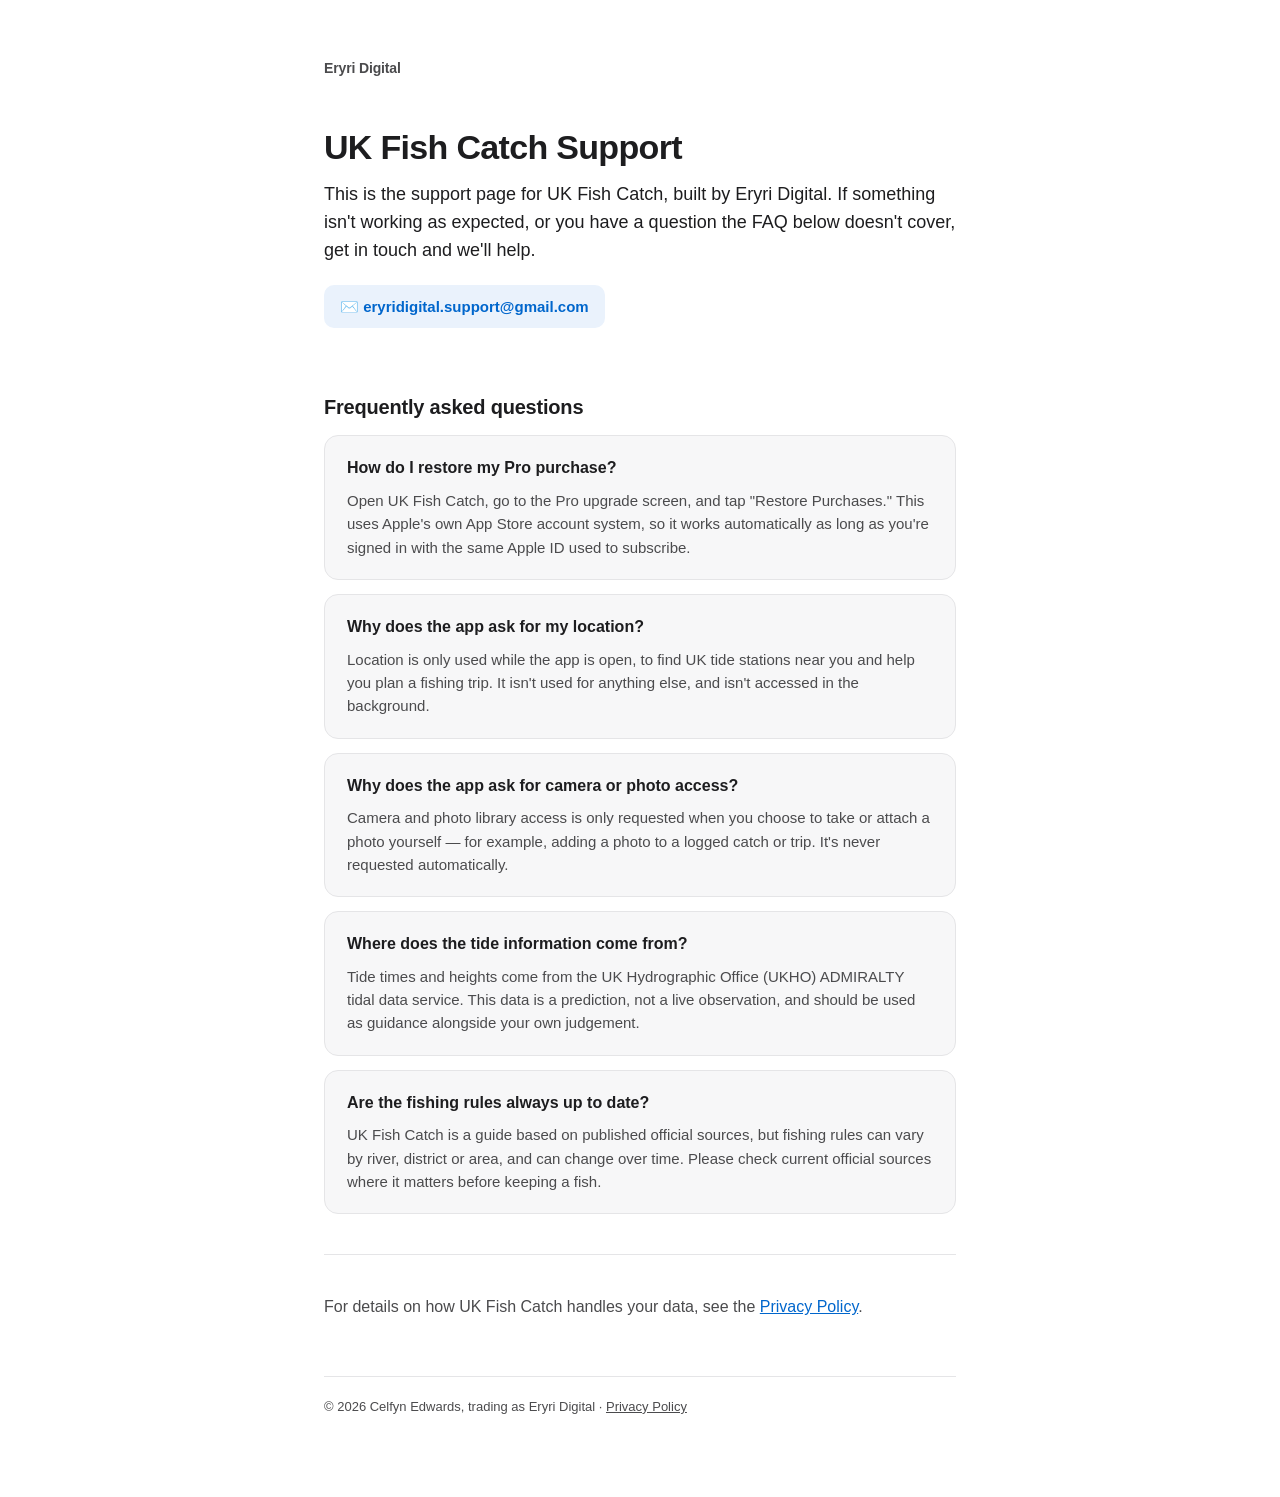
<file: index.html>
<!DOCTYPE html>
<html lang="en-GB">
<head>
  <meta charset="UTF-8" />
  <meta name="viewport" content="width=device-width, initial-scale=1" />
  <title>UK Fish Catch — Support</title>
  <meta name="description" content="Support for UK Fish Catch, the UK fishing companion app by Eryri Digital." />
  <link rel="stylesheet" href="style.css" />
</head>
<body>
  <div class="wrap">
    <header class="top">
      <a class="brand" href="index.html">Eryri Digital</a>
    </header>

    <h1>UK Fish Catch Support</h1>
    <p class="lede">
      This is the support page for UK Fish Catch, built by Eryri Digital.
      If something isn't working as expected, or you have a question the
      FAQ below doesn't cover, get in touch and we'll help.
    </p>

    <div class="email-box">
      ✉️ <a href="mailto:eryridigital.support@gmail.com">eryridigital.support@gmail.com</a>
    </div>

    <h2>Frequently asked questions</h2>

    <div class="card">
      <h3>How do I restore my Pro purchase?</h3>
      <p>
        Open UK Fish Catch, go to the Pro upgrade screen, and tap
        "Restore Purchases." This uses Apple's own App Store account
        system, so it works automatically as long as you're signed in
        with the same Apple ID used to subscribe.
      </p>
    </div>

    <div class="card">
      <h3>Why does the app ask for my location?</h3>
      <p>
        Location is only used while the app is open, to find UK tide
        stations near you and help you plan a fishing trip. It isn't
        used for anything else, and isn't accessed in the background.
      </p>
    </div>

    <div class="card">
      <h3>Why does the app ask for camera or photo access?</h3>
      <p>
        Camera and photo library access is only requested when you
        choose to take or attach a photo yourself — for example, adding
        a photo to a logged catch or trip. It's never requested
        automatically.
      </p>
    </div>

    <div class="card">
      <h3>Where does the tide information come from?</h3>
      <p>
        Tide times and heights come from the UK Hydrographic Office
        (UKHO) ADMIRALTY tidal data service. This data is a prediction,
        not a live observation, and should be used as guidance
        alongside your own judgement.
      </p>
    </div>

    <div class="card">
      <h3>Are the fishing rules always up to date?</h3>
      <p>
        UK Fish Catch is a guide based on published official sources,
        but fishing rules can vary by river, district or area, and can
        change over time. Please check current official sources where
        it matters before keeping a fish.
      </p>
    </div>

    <hr class="divider" />

    <p>
      For details on how UK Fish Catch handles your data, see the
      <a href="privacy.html">Privacy Policy</a>.
    </p>

    <footer>
      © 2026 Celfyn Edwards, trading as Eryri Digital ·
      <a href="privacy.html">Privacy Policy</a>
    </footer>
  </div>
</body>
</html>
</file>
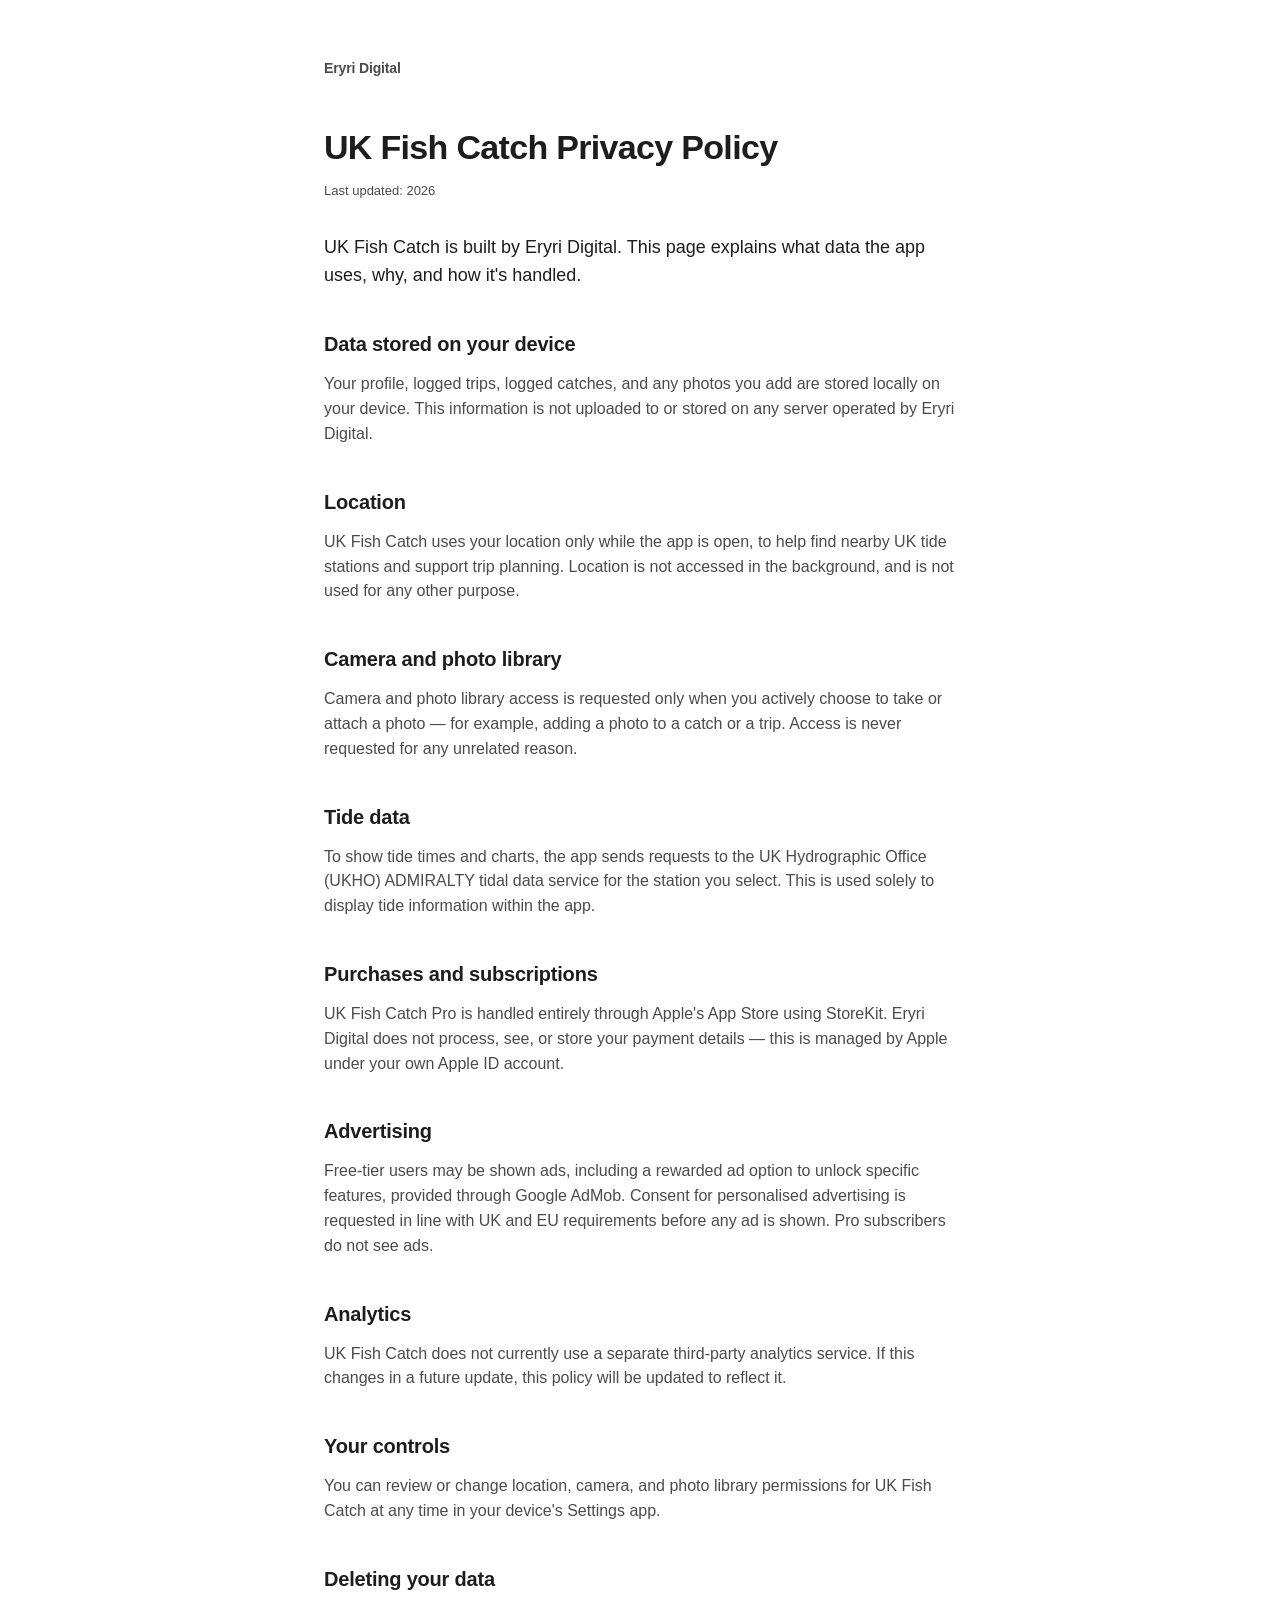
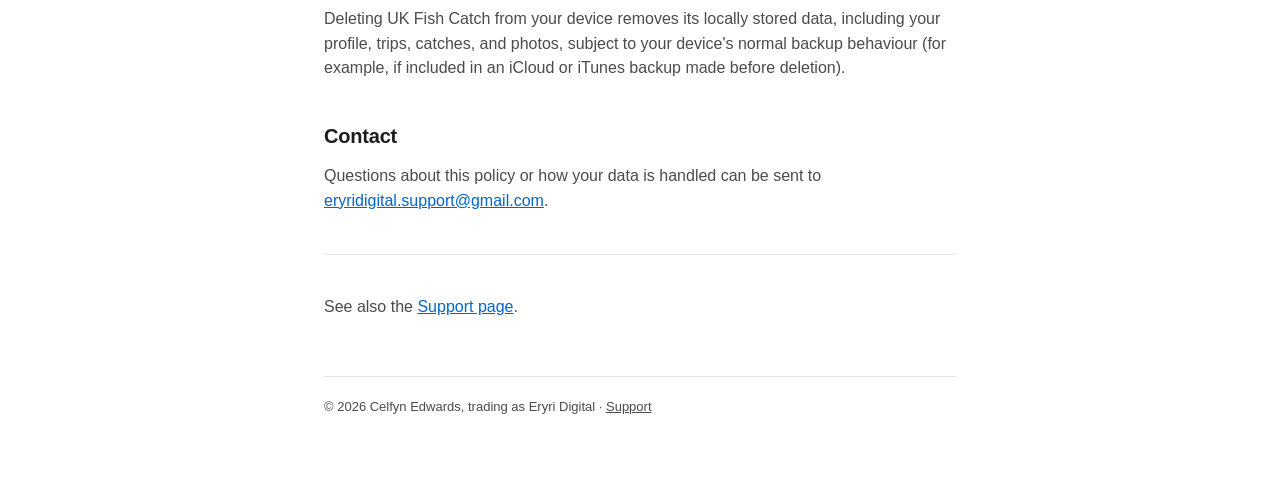
<file: privacy.html>
<!DOCTYPE html>
<html lang="en-GB">
<head>
  <meta charset="UTF-8" />
  <meta name="viewport" content="width=device-width, initial-scale=1" />
  <title>UK Fish Catch — Privacy Policy</title>
  <meta name="description" content="Privacy Policy for UK Fish Catch by Eryri Digital." />
  <link rel="stylesheet" href="style.css" />
</head>
<body>
  <div class="wrap">
    <header class="top">
      <a class="brand" href="index.html">Eryri Digital</a>
    </header>

    <h1>UK Fish Catch Privacy Policy</h1>
    <p class="updated">Last updated: 2026</p>

    <p class="lede">
      UK Fish Catch is built by Eryri Digital. This page explains what
      data the app uses, why, and how it's handled.
    </p>

    <h2>Data stored on your device</h2>
    <p>
      Your profile, logged trips, logged catches, and any photos you
      add are stored locally on your device. This information is not
      uploaded to or stored on any server operated by Eryri Digital.
    </p>

    <h2>Location</h2>
    <p>
      UK Fish Catch uses your location only while the app is open, to
      help find nearby UK tide stations and support trip planning.
      Location is not accessed in the background, and is not used for
      any other purpose.
    </p>

    <h2>Camera and photo library</h2>
    <p>
      Camera and photo library access is requested only when you
      actively choose to take or attach a photo — for example, adding
      a photo to a catch or a trip. Access is never requested for any
      unrelated reason.
    </p>

    <h2>Tide data</h2>
    <p>
      To show tide times and charts, the app sends requests to the UK
      Hydrographic Office (UKHO) ADMIRALTY tidal data service for the
      station you select. This is used solely to display tide
      information within the app.
    </p>

    <h2>Purchases and subscriptions</h2>
    <p>
      UK Fish Catch Pro is handled entirely through Apple's App Store
      using StoreKit. Eryri Digital does not process, see, or store
      your payment details — this is managed by Apple under your own
      Apple ID account.
    </p>

    <h2>Advertising</h2>
    <p>
      Free-tier users may be shown ads, including a rewarded ad option
      to unlock specific features, provided through Google AdMob.
      Consent for personalised advertising is requested in line with
      UK and EU requirements before any ad is shown. Pro subscribers do
      not see ads.
    </p>

    <h2>Analytics</h2>
    <p>
      UK Fish Catch does not currently use a separate third-party
      analytics service. If this changes in a future update, this
      policy will be updated to reflect it.
    </p>

    <h2>Your controls</h2>
    <p>
      You can review or change location, camera, and photo library
      permissions for UK Fish Catch at any time in your device's
      Settings app.
    </p>

    <h2>Deleting your data</h2>
    <p>
      Deleting UK Fish Catch from your device removes its locally
      stored data, including your profile, trips, catches, and photos,
      subject to your device's normal backup behaviour (for example, if
      included in an iCloud or iTunes backup made before deletion).
    </p>

    <h2>Contact</h2>
    <p>
      Questions about this policy or how your data is handled can be
      sent to
      <a href="mailto:eryridigital.support@gmail.com">eryridigital.support@gmail.com</a>.
    </p>

    <hr class="divider" />

    <p>
      See also the <a href="index.html">Support page</a>.
    </p>

    <footer>
      © 2026 Celfyn Edwards, trading as Eryri Digital ·
      <a href="index.html">Support</a>
    </footer>
  </div>
</body>
</html>
</file>
<file: style.css>
:root {
  --ink: #1d1d1f;
  --ink-soft: #4b4b4d;
  --line: #e5e5e7;
  --card: #f7f7f8;
  --accent: #0066cc;
  --accent-soft: #eaf2fc;
  --bg: #ffffff;
  --max: 680px;
}

* {
  box-sizing: border-box;
}

html {
  -webkit-text-size-adjust: 100%;
}

body {
  margin: 0;
  background: var(--bg);
  color: var(--ink);
  font-family: -apple-system, BlinkMacSystemFont, "SF Pro Text", "Segoe UI",
    Roboto, Helvetica, Arial, sans-serif;
  line-height: 1.55;
  -webkit-font-smoothing: antialiased;
}

.wrap {
  max-width: var(--max);
  margin: 0 auto;
  padding: 56px 24px 80px;
}

header.top {
  margin-bottom: 40px;
}

.brand {
  display: inline-flex;
  align-items: center;
  gap: 8px;
  font-size: 14px;
  font-weight: 600;
  color: var(--ink-soft);
  text-decoration: none;
  letter-spacing: -0.01em;
}

.brand:hover {
  color: var(--accent);
}

h1 {
  font-size: 34px;
  font-weight: 700;
  letter-spacing: -0.02em;
  margin: 24px 0 8px;
}

h2 {
  font-size: 20px;
  font-weight: 600;
  letter-spacing: -0.01em;
  margin: 40px 0 12px;
}

p {
  margin: 0 0 16px;
  color: var(--ink-soft);
  font-size: 16px;
}

p.lede {
  font-size: 18px;
  color: var(--ink);
}

a {
  color: var(--accent);
}

ul {
  margin: 0 0 16px;
  padding-left: 20px;
  color: var(--ink-soft);
}

li {
  margin-bottom: 8px;
}

.updated {
  font-size: 13px;
  color: var(--ink-soft);
  margin-bottom: 32px;
}

.card {
  background: var(--card);
  border: 1px solid var(--line);
  border-radius: 14px;
  padding: 20px 22px;
  margin-bottom: 14px;
}

.card h3 {
  font-size: 16px;
  font-weight: 600;
  margin: 0 0 8px;
}

.card p {
  margin: 0;
  font-size: 15px;
}

.email-box {
  display: inline-block;
  background: var(--accent-soft);
  border-radius: 10px;
  padding: 10px 16px;
  font-size: 15px;
  font-weight: 500;
  margin: 4px 0 24px;
}

.email-box a {
  text-decoration: none;
  font-weight: 600;
}

.divider {
  border: none;
  border-top: 1px solid var(--line);
  margin: 40px 0;
}

footer {
  margin-top: 56px;
  padding-top: 20px;
  border-top: 1px solid var(--line);
  font-size: 13px;
  color: var(--ink-soft);
}

footer a {
  color: var(--ink-soft);
  text-decoration: underline;
}

@media (max-width: 480px) {
  .wrap {
    padding: 40px 20px 64px;
  }
  h1 {
    font-size: 28px;
  }
}
</file>
